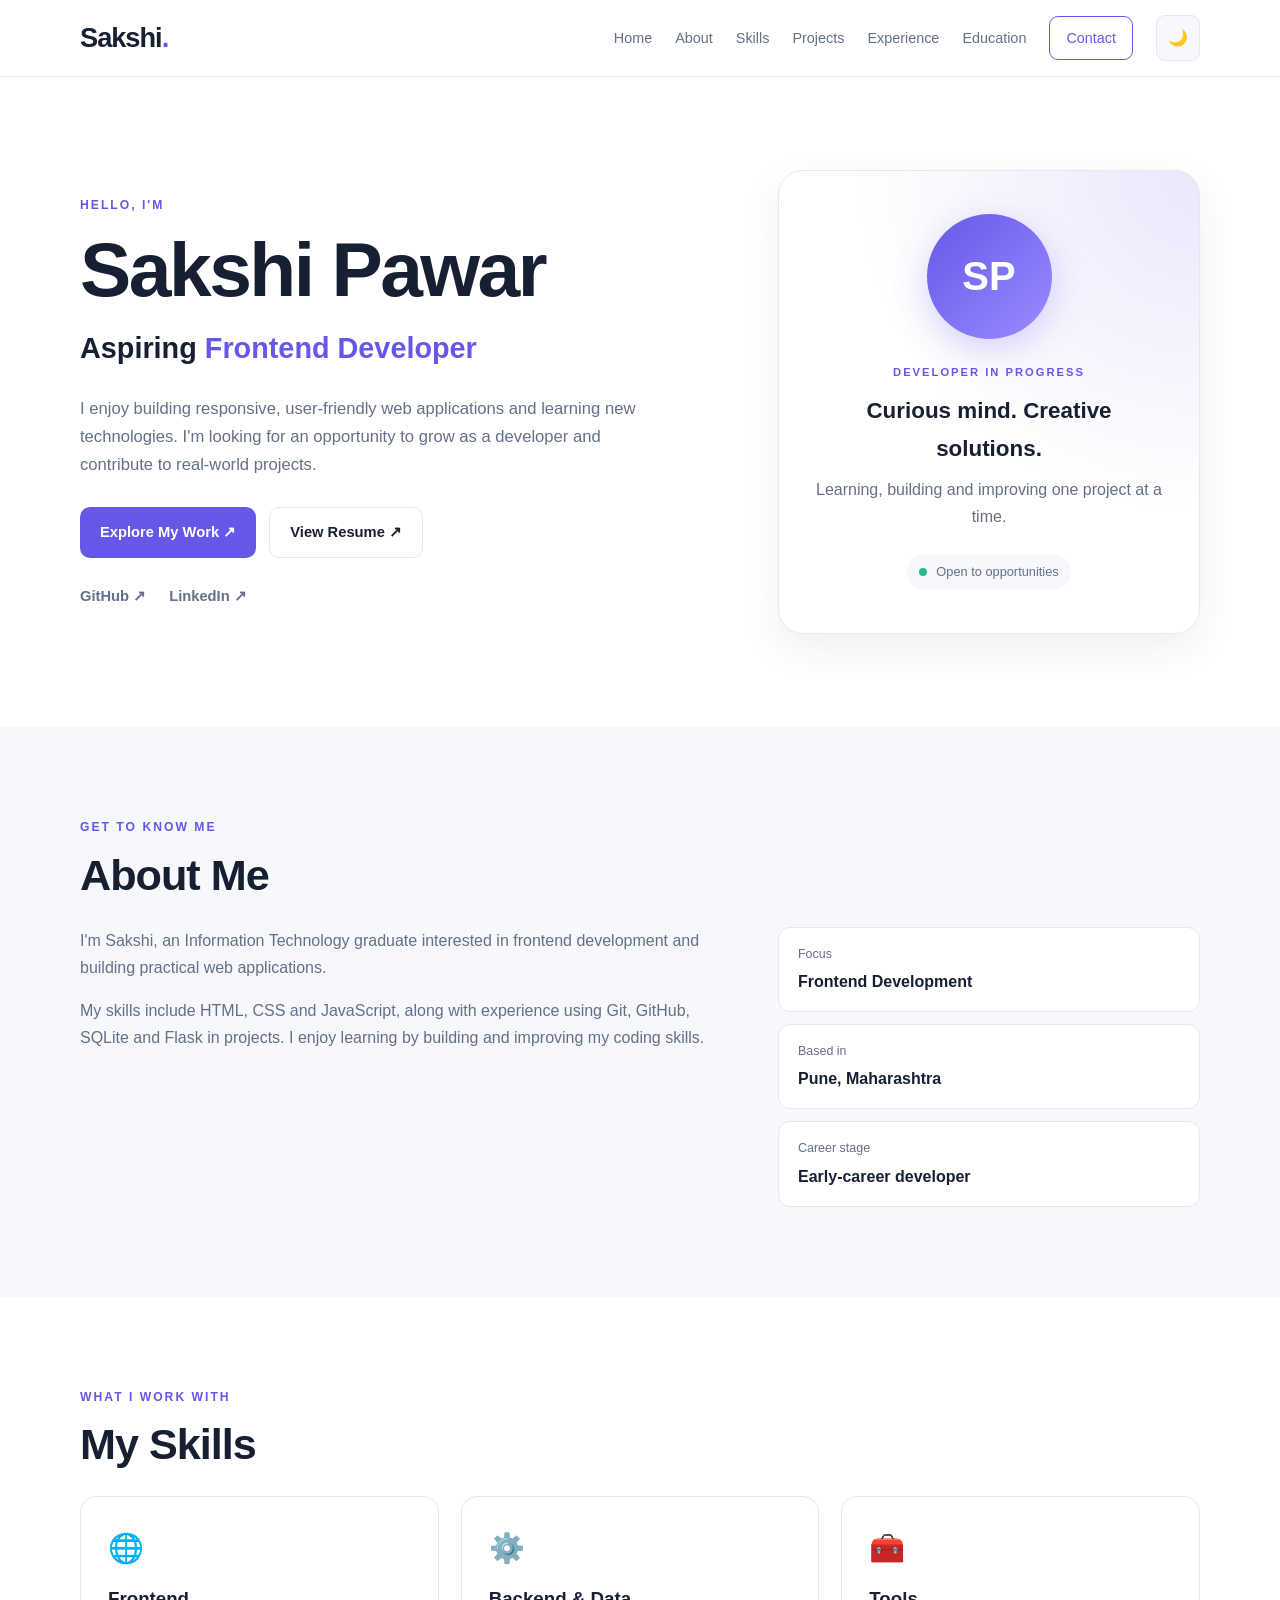
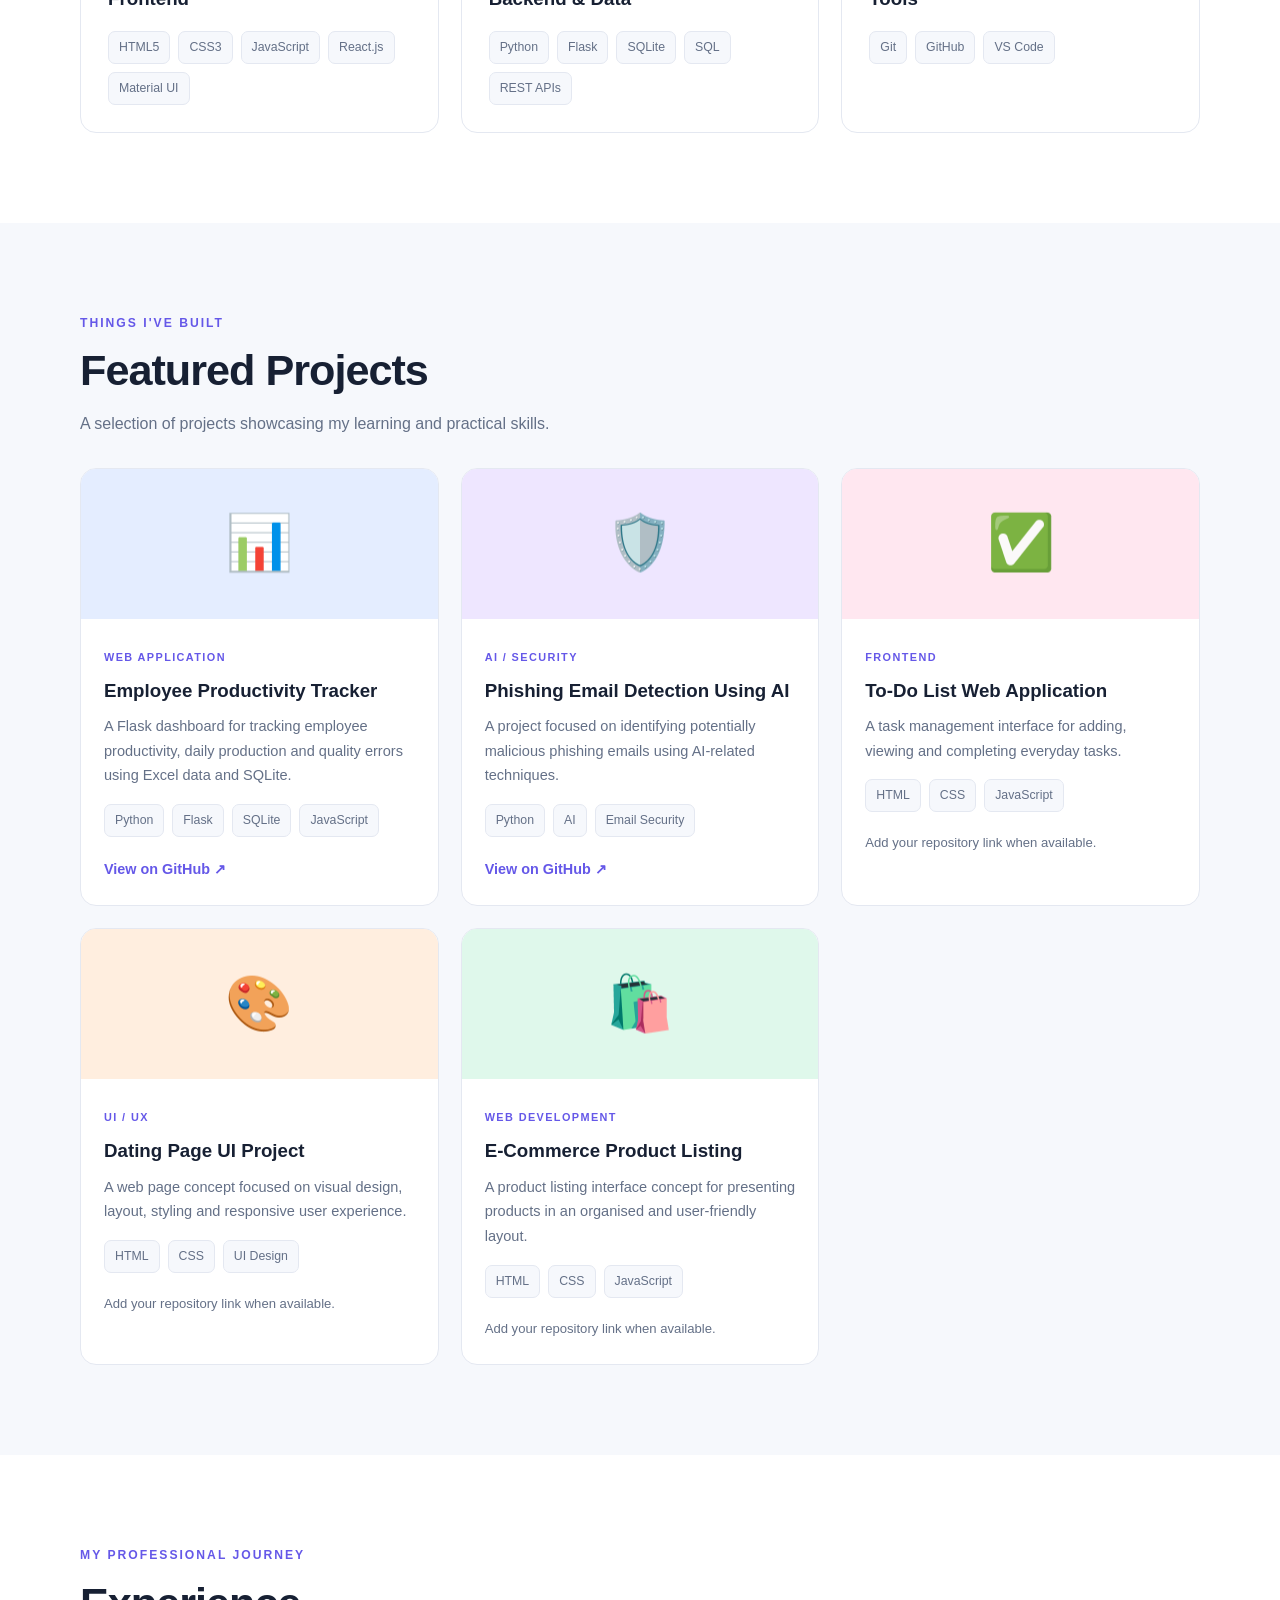
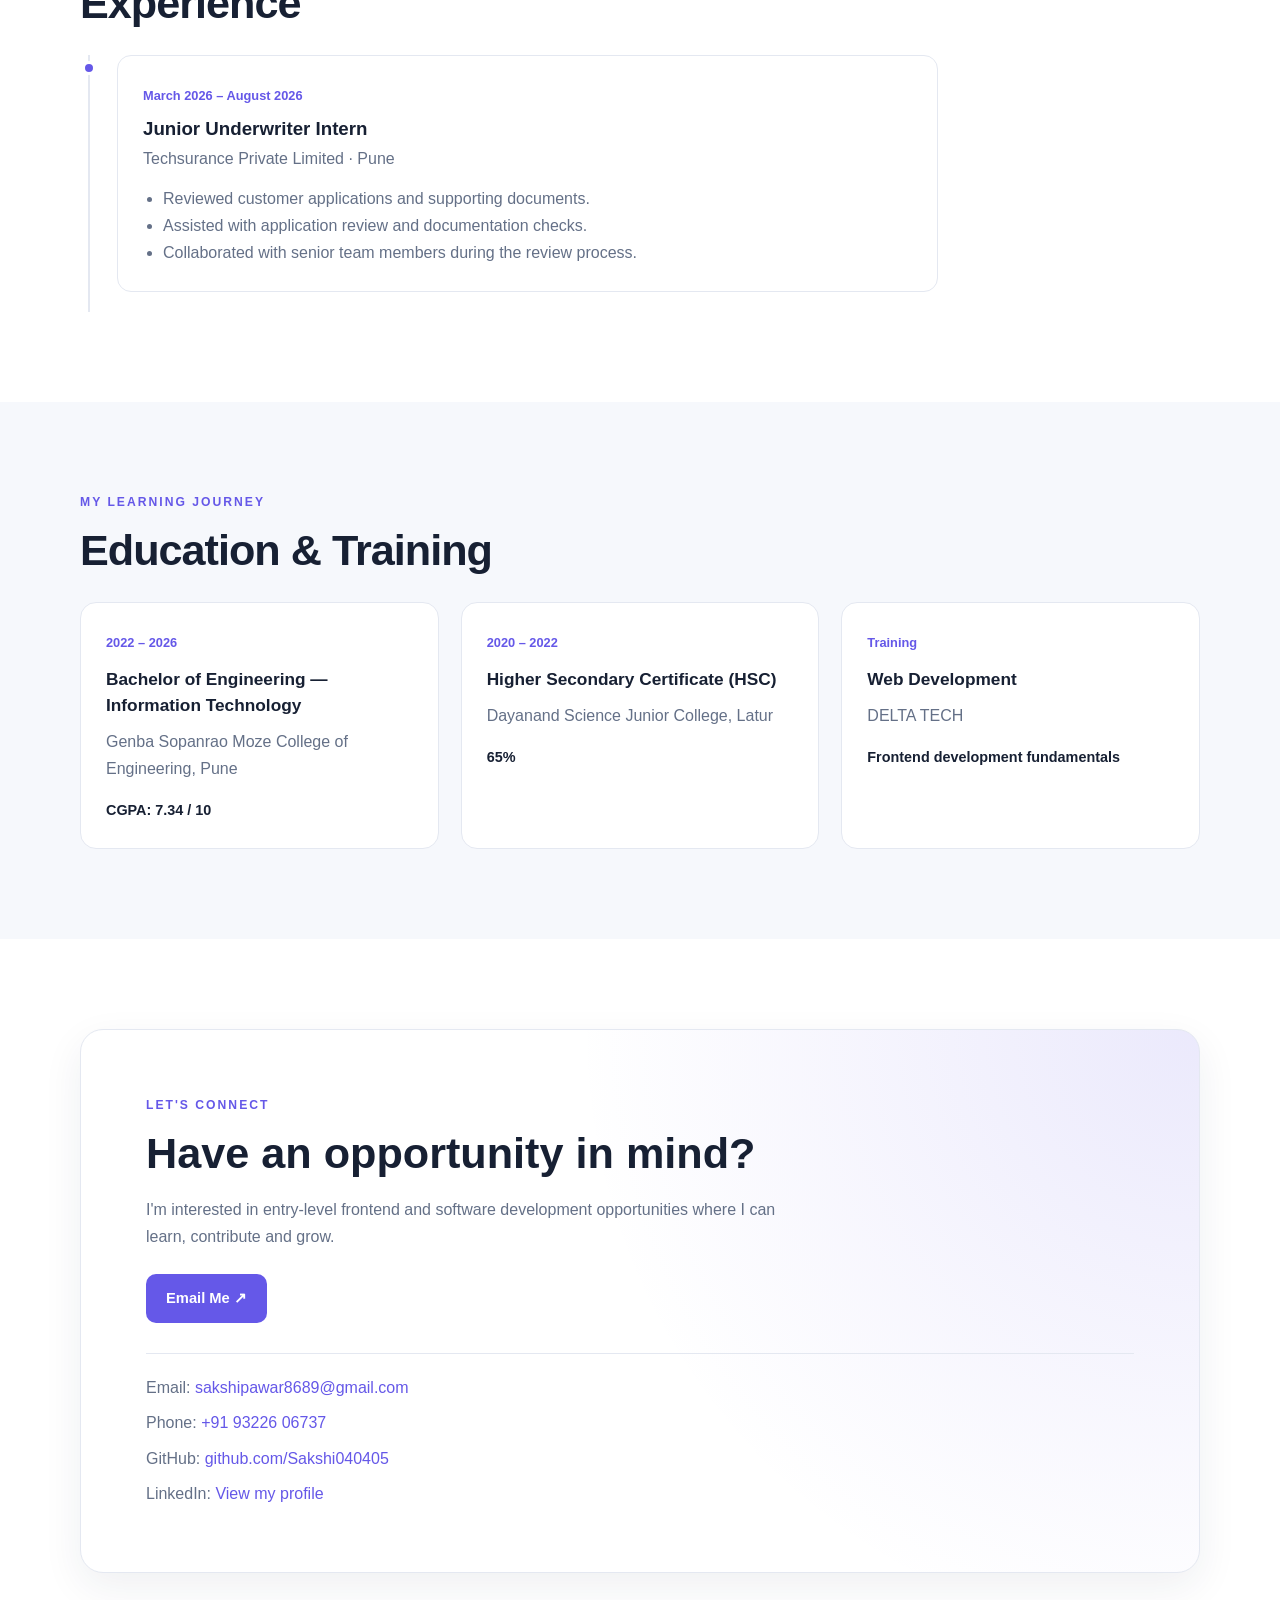
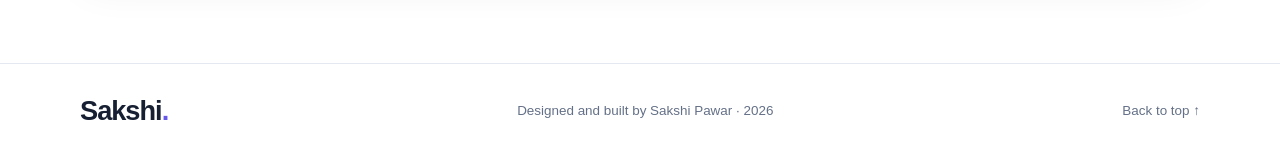
<file: sakshi-portfolio/index.html>
<!DOCTYPE html>
<html lang="en">
<head>
  <meta charset="UTF-8">
  <meta name="viewport" content="width=device-width, initial-scale=1.0">

  <meta name="description" content="Sakshi Pawar — Frontend Developer portfolio, projects, skills and experience.">
  <title>Sakshi Pawar | Frontend Developer</title>

  <link rel="stylesheet" href="style.css">
  <script src="script.js" defer></script>
</head>

<body>
  <header class="header">
    <nav class="navbar container">
      <a class="logo" href="#home">Sakshi<span>.</span></a>

      <button class="menu-toggle" id="menuToggle"
              aria-label="Toggle navigation" aria-expanded="false">
        ☰
      </button>

      <div class="nav-links" id="navLinks">
        <a href="#home">Home</a>
        <a href="#about">About</a>
        <a href="#skills">Skills</a>
        <a href="#projects">Projects</a>
        <a href="#experience">Experience</a>
        <a href="#education">Education</a>
        <a href="#contact" class="nav-contact">Contact</a>
        <button id="themeToggle" class="theme-toggle" aria-label="Toggle theme">🌙</button>
      </div>
    </nav>
  </header>

  <main>
    <section class="hero container" id="home">
      <div class="hero-content">
        <p class="eyebrow">HELLO, I'M</p>
        <h1>Sakshi Pawar</h1>
        <h2>Aspiring <span>Frontend Developer</span></h2>

        <p class="hero-description">
          I enjoy building responsive, user-friendly web applications and
          learning new technologies. I'm looking for an opportunity to grow
          as a developer and contribute to real-world projects.
        </p>

        <div class="hero-buttons">
          <a href="#projects" class="btn btn-primary">Explore My Work ↗</a>
          <a href="assets/Sakshi_Pawar_Resume.pdf"
             class="btn btn-secondary" target="_blank" rel="noopener">
            View Resume ↗
          </a>
        </div>

        <div class="social-links">
          <a href="https://github.com/Sakshi040405"
             target="_blank" rel="noopener">GitHub ↗</a>
          <a href="https://www.linkedin.com/in/sakshi-pawar-4113353a0/"
             target="_blank" rel="noopener">LinkedIn ↗</a>
        </div>
      </div>

      <div class="hero-card">
        <div class="profile-circle">SP</div>
        <p class="card-caption">DEVELOPER IN PROGRESS</p>
        <h3>Curious mind. Creative solutions.</h3>
        <p>Learning, building and improving one project at a time.</p>
        <div class="status"><span></span> Open to opportunities</div>
      </div>
    </section>

    <section class="section section-soft" id="about">
      <div class="container">
        <p class="eyebrow">GET TO KNOW ME</p>
        <h2 class="section-title">About Me</h2>

        <div class="about-grid">
          <div>
            <p>
              I'm Sakshi, an Information Technology graduate interested in
              frontend development and building practical web applications.
            </p>
            <p>
              My skills include HTML, CSS and JavaScript, along with experience
              using Git, GitHub, SQLite and Flask in projects. I enjoy learning
              by building and improving my coding skills.
            </p>
          </div>

          <div class="about-facts">
            <div class="fact"><span>Focus</span><strong>Frontend Development</strong></div>
            <div class="fact"><span>Based in</span><strong>Pune, Maharashtra</strong></div>
            <div class="fact"><span>Career stage</span><strong>Early-career developer</strong></div>
          </div>
        </div>
      </div>
    </section>

    <section class="section container" id="skills">
      <p class="eyebrow">WHAT I WORK WITH</p>
      <h2 class="section-title">My Skills</h2>

      <div class="skills-grid">
        <article class="skill-card">
          <div class="skill-icon">🌐</div>
          <h3>Frontend</h3>
          <div class="tags">
            <span>HTML5</span><span>CSS3</span><span>JavaScript</span>
            <span>React.js</span><span>Material UI</span>
          </div>
        </article>

        <article class="skill-card">
          <div class="skill-icon">⚙️</div>
          <h3>Backend & Data</h3>
          <div class="tags">
            <span>Python</span><span>Flask</span><span>SQLite</span>
            <span>SQL</span><span>REST APIs</span>
          </div>
        </article>

        <article class="skill-card">
          <div class="skill-icon">🧰</div>
          <h3>Tools</h3>
          <div class="tags">
            <span>Git</span><span>GitHub</span><span>VS Code</span>
          </div>
        </article>
      </div>
    </section>

    <section class="section section-soft" id="projects">
      <div class="container">
        <p class="eyebrow">THINGS I'VE BUILT</p>
        <h2 class="section-title">Featured Projects</h2>
        <p class="section-subtitle">
          A selection of projects showcasing my learning and practical skills.
        </p>

        <div class="projects-grid">
          <article class="project-card">
            <div class="project-visual visual-blue">📊</div>
            <div class="project-body">
              <span class="project-type">WEB APPLICATION</span>
              <h3>Employee Productivity Tracker</h3>
              <p>
                A Flask dashboard for tracking employee productivity,
                daily production and quality errors using Excel data and SQLite.
              </p>
              <div class="tags"><span>Python</span><span>Flask</span><span>SQLite</span><span>JavaScript</span></div>
              <a class="project-link"
                 href="https://github.com/Sakshi040405/employee-productivity-tracker"
                 target="_blank" rel="noopener">View on GitHub ↗</a>
            </div>
          </article>

          <article class="project-card">
            <div class="project-visual visual-purple">🛡️</div>
            <div class="project-body">
              <span class="project-type">AI / SECURITY</span>
              <h3>Phishing Email Detection Using AI</h3>
              <p>
                A project focused on identifying potentially malicious
                phishing emails using AI-related techniques.
              </p>
              <div class="tags"><span>Python</span><span>AI</span><span>Email Security</span></div>
              <a class="project-link"
                 href="https://github.com/Sakshi040405/phishing-email-detection-using-ai"
                 target="_blank" rel="noopener">View on GitHub ↗</a>
            </div>
          </article>

          <article class="project-card">
            <div class="project-visual visual-pink">✅</div>
            <div class="project-body">
              <span class="project-type">FRONTEND</span>
              <h3>To-Do List Web Application</h3>
              <p>
                A task management interface for adding, viewing and
                completing everyday tasks.
              </p>
              <div class="tags"><span>HTML</span><span>CSS</span><span>JavaScript</span></div>
              <span class="project-note">Add your repository link when available.</span>
            </div>
          </article>

          <article class="project-card">
            <div class="project-visual visual-orange">🎨</div>
            <div class="project-body">
              <span class="project-type">UI / UX</span>
              <h3>Dating Page UI Project</h3>
              <p>
                A web page concept focused on visual design, layout,
                styling and responsive user experience.
              </p>
              <div class="tags"><span>HTML</span><span>CSS</span><span>UI Design</span></div>
              <span class="project-note">Add your repository link when available.</span>
            </div>
          </article>

          <article class="project-card">
            <div class="project-visual visual-green">🛍️</div>
            <div class="project-body">
              <span class="project-type">WEB DEVELOPMENT</span>
              <h3>E-Commerce Product Listing</h3>
              <p>
                A product listing interface concept for presenting products
                in an organised and user-friendly layout.
              </p>
              <div class="tags"><span>HTML</span><span>CSS</span><span>JavaScript</span></div>
              <span class="project-note">Add your repository link when available.</span>
            </div>
          </article>
        </div>
      </div>
    </section>

    <section class="section container" id="experience">
      <p class="eyebrow">MY PROFESSIONAL JOURNEY</p>
      <h2 class="section-title">Experience</h2>

      <div class="timeline">
        <article class="timeline-item">
          <span class="timeline-dot"></span>
          <div class="timeline-card">
            <span class="timeline-date">March 2026 – August 2026</span>
            <h3>Junior Underwriter Intern</h3>
            <h4>Techsurance Private Limited · Pune</h4>
            <ul>
              <li>Reviewed customer applications and supporting documents.</li>
              <li>Assisted with application review and documentation checks.</li>
              <li>Collaborated with senior team members during the review process.</li>
            </ul>
          </div>
        </article>
      </div>
    </section>

    <section class="section section-soft" id="education">
      <div class="container">
        <p class="eyebrow">MY LEARNING JOURNEY</p>
        <h2 class="section-title">Education & Training</h2>

        <div class="education-grid">
          <article class="education-card">
            <span class="education-year">2022 – 2026</span>
            <h3>Bachelor of Engineering — Information Technology</h3>
            <p>Genba Sopanrao Moze College of Engineering, Pune</p>
            <strong>CGPA: 7.34 / 10</strong>
          </article>

          <article class="education-card">
            <span class="education-year">2020 – 2022</span>
            <h3>Higher Secondary Certificate (HSC)</h3>
            <p>Dayanand Science Junior College, Latur</p>
            <strong>65%</strong>
          </article>

          <article class="education-card">
            <span class="education-year">Training</span>
            <h3>Web Development</h3>
            <p>DELTA TECH</p>
            <strong>Frontend development fundamentals</strong>
          </article>
        </div>
      </div>
    </section>

    <section class="section container" id="contact">
      <div class="contact-panel">
        <p class="eyebrow">LET'S CONNECT</p>
        <h2>Have an opportunity in mind?</h2>
        <p>
          I'm interested in entry-level frontend and software development
          opportunities where I can learn, contribute and grow.
        </p>

        <a href="mailto:sakshipawar8689@gmail.com" class="btn btn-primary">
          Email Me ↗
        </a>

        <div class="contact-details">
          <p>Email: <a href="mailto:sakshipawar8689@gmail.com">sakshipawar8689@gmail.com</a></p>
          <p>Phone: <a href="tel:+919322606737">+91 93226 06737</a></p>
          <p>GitHub: <a href="https://github.com/Sakshi040405" target="_blank" rel="noopener">github.com/Sakshi040405</a></p>
          <p>LinkedIn: <a href="https://www.linkedin.com/in/sakshi-pawar-4113353a0/" target="_blank" rel="noopener">View my profile</a></p>
        </div>
      </div>
    </section>
  </main>

  <footer class="footer">
    <div class="container footer-inner">
      <a class="logo" href="#home">Sakshi<span>.</span></a>
      <p>Designed and built by Sakshi Pawar · <span id="year"></span></p>
      <a href="#home">Back to top ↑</a>
    </div>
  </footer>
</body>
</html>
</file>
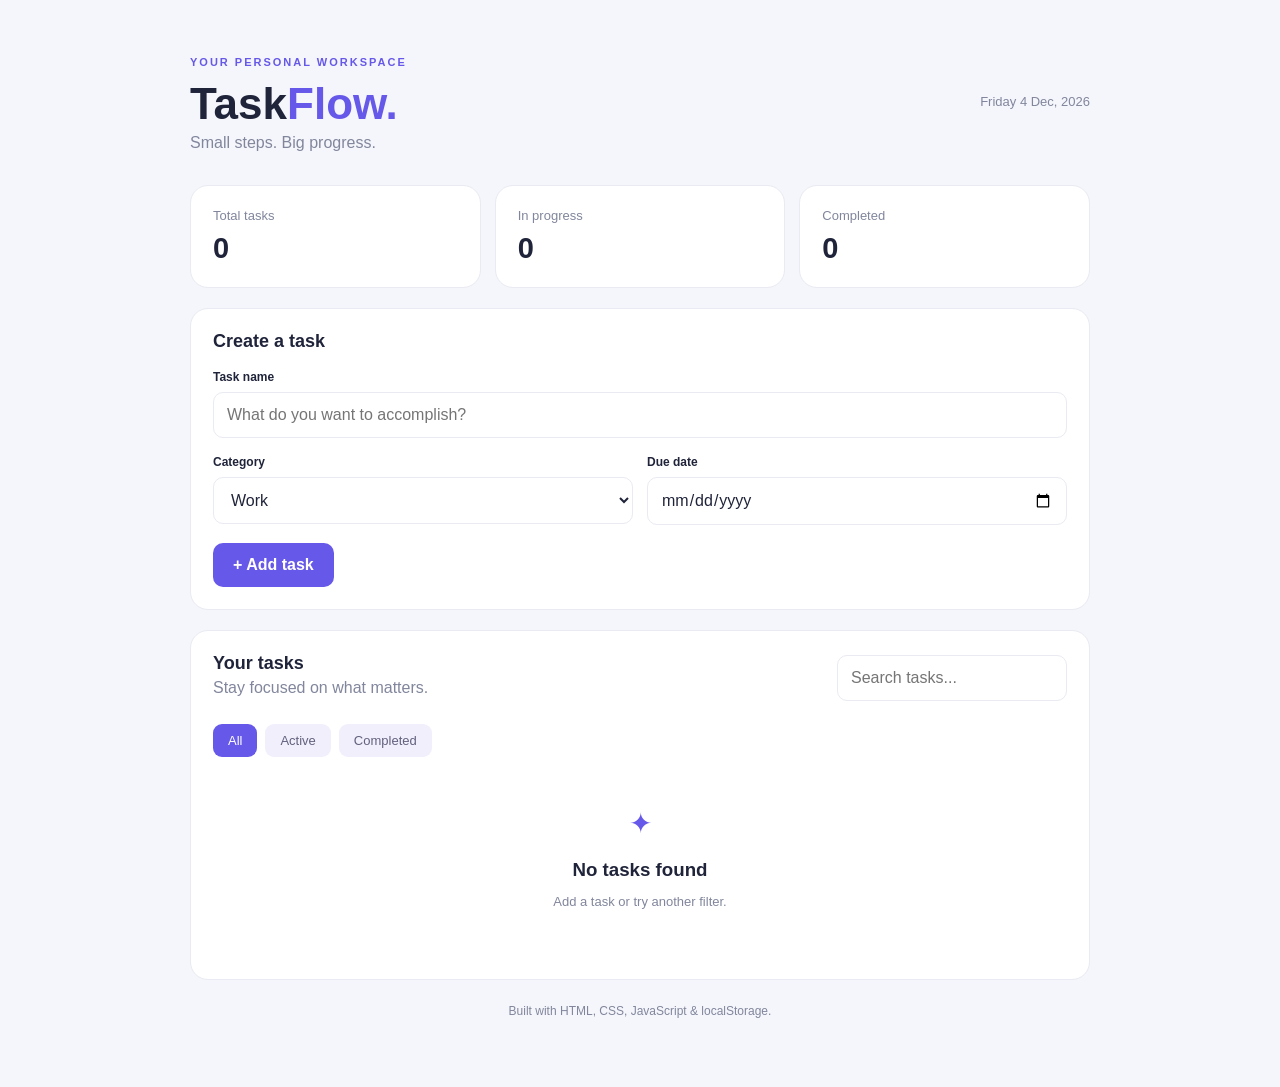
<file: Task-2-Productivity-Task-Manager/index.html>
<!DOCTYPE html>
<html lang="en">
<head>
  <meta charset="UTF-8">
  <meta name="viewport" content="width=device-width, initial-scale=1.0">
  <title>TaskFlow | Productivity Manager</title>
  <link rel="stylesheet" href="style.css">
</head>
<body>
  <main class="app">
    <header class="header">
      <div>
        <p class="eyebrow">YOUR PERSONAL WORKSPACE</p>
        <h1>Task<span>Flow.</span></h1>
        <p class="subtitle">Small steps. Big progress.</p>
      </div>
      <div class="date" id="todayDate"></div>
    </header>

    <section class="stats">
      <article class="stat-card">
        <span>Total tasks</span>
        <strong id="totalCount">0</strong>
      </article>
      <article class="stat-card">
        <span>In progress</span>
        <strong id="activeCount">0</strong>
      </article>
      <article class="stat-card">
        <span>Completed</span>
        <strong id="completedCount">0</strong>
      </article>
    </section>

    <section class="panel">
      <h2>Create a task</h2>
      <form id="taskForm">
        <label for="taskInput">Task name</label>
        <input id="taskInput" type="text"
          placeholder="What do you want to accomplish?" required maxlength="150">

        <div class="form-grid">
          <div>
            <label for="categoryInput">Category</label>
            <select id="categoryInput">
              <option>Work</option>
              <option>Personal</option>
              <option>Study</option>
              <option>Other</option>
            </select>
          </div>
          <div>
            <label for="dueDateInput">Due date</label>
            <input id="dueDateInput" type="date">
          </div>
        </div>
        <button class="primary-btn" type="submit">+ Add task</button>
      </form>
    </section>

    <section class="task-section">
      <div class="section-heading">
        <div>
          <h2>Your tasks</h2>
          <p>Stay focused on what matters.</p>
        </div>
        <input id="searchInput" class="search"
          type="search" placeholder="Search tasks..." aria-label="Search tasks">
      </div>

      <nav class="filters" aria-label="Filter tasks">
        <button class="filter active" data-filter="All">All</button>
        <button class="filter" data-filter="Active">Active</button>
        <button class="filter" data-filter="Completed">Completed</button>
      </nav>

      <div id="taskList" class="task-list"></div>
      <div id="emptyState" class="empty-state">
        <span>✦</span>
        <h3>No tasks found</h3>
        <p>Add a task or try another filter.</p>
      </div>
    </section>

    <footer>Built with HTML, CSS, JavaScript & localStorage.</footer>
  </main>
  <script src="script.js"></script>
</body>
</html>
</file>
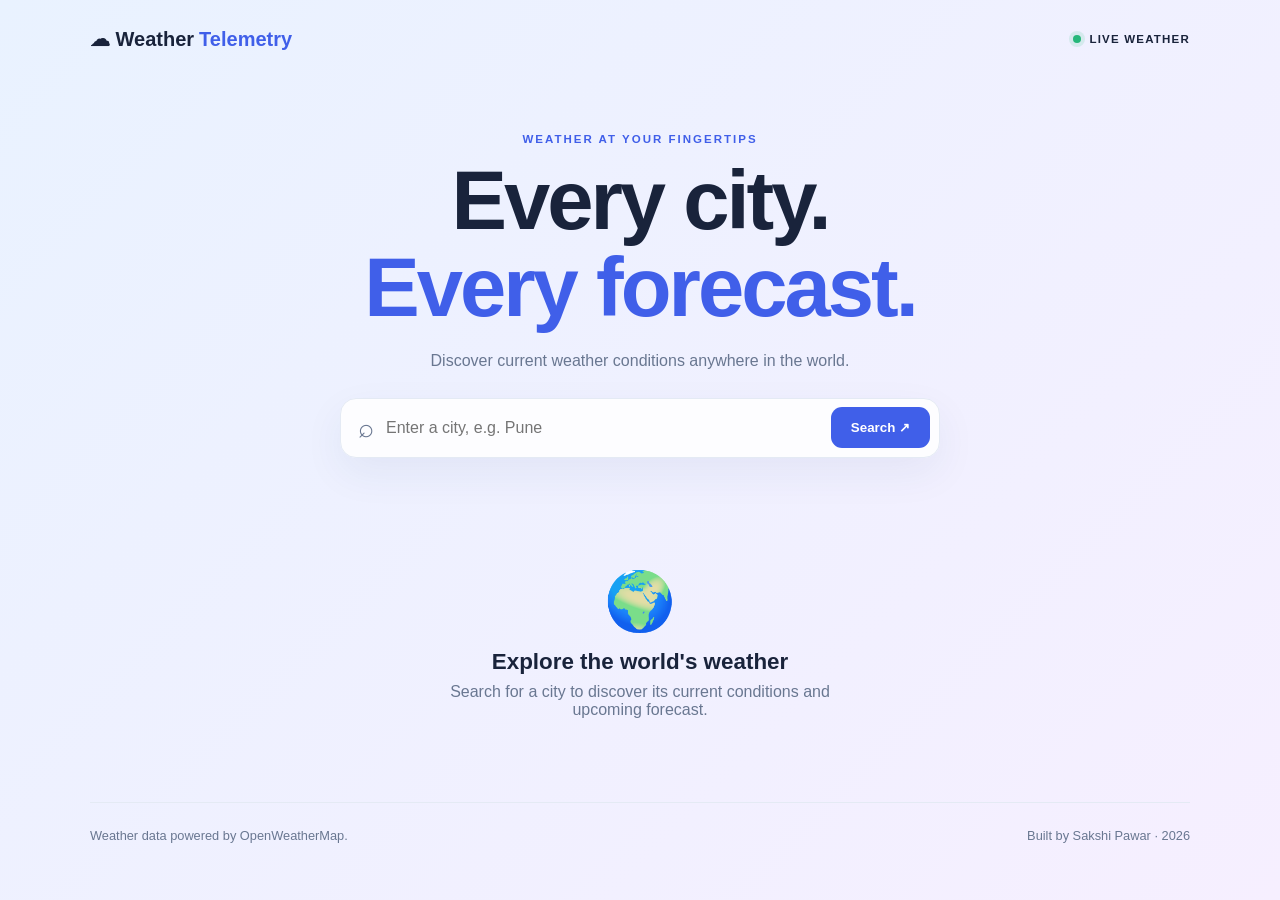
<file: Task-3-Weather-Telemetry/index.html>
<!DOCTYPE html>
<html lang="en">
<head>
  <meta charset="UTF-8">
  <meta name="viewport" content="width=device-width, initial-scale=1.0">
  <meta name="description" content="Live weather dashboard with current conditions and five-day forecast.">
  <title>Weather Telemetry | Sakshi Pawar</title>
  <link rel="stylesheet" href="style.css">
  <script src="script.js" defer></script>
</head>
<body>
  <main class="app">
    <header class="topbar">
      <a href="#" class="brand">☁ Weather<span>Telemetry</span></a>
      <span class="live-label"><span class="live-dot"></span> LIVE WEATHER</span>
    </header>

    <section class="hero">
      <p class="eyebrow">WEATHER AT YOUR FINGERTIPS</p>
      <h1>Every city.<br><span>Every forecast.</span></h1>
      <p class="subtitle">Discover current weather conditions anywhere in the world.</p>

      <form id="searchForm" class="search-form">
        <span aria-hidden="true">⌕</span>
        <input id="cityInput" type="text" placeholder="Enter a city, e.g. Pune"
          aria-label="Search city" autocomplete="off" required>
        <button id="searchButton" type="submit">Search ↗</button>
      </form>

      <p id="message" class="message" role="status" aria-live="polite"></p>
    </section>

    <section id="weatherDashboard" hidden>
      <article id="currentWeather" class="weather-card">
        <div class="weather-top">
          <div>
            <p class="eyebrow">CURRENT CONDITIONS</p>
            <h2 id="cityName">City</h2>
            <p id="currentDate" class="muted"></p>
          </div>
          <img id="weatherIcon" class="weather-icon" alt="Weather condition">
        </div>

        <div class="temperature-row">
          <p id="temperature" class="temperature">--°</p>
          <div>
            <h3 id="condition">Weather condition</h3>
            <p id="feelsLike" class="muted">Feels like --°</p>
            <button id="unitToggle" class="unit-toggle" type="button">Switch to °F</button>
          </div>
        </div>

        <div class="metrics">
          <div class="metric"><span>💧 Humidity</span><strong id="humidity">--%</strong></div>
          <div class="metric"><span>💨 Wind speed</span><strong id="wind">-- m/s</strong></div>
          <div class="metric"><span>◉ Pressure</span><strong id="pressure">-- hPa</strong></div>
        </div>
      </article>

      <section class="forecast-section">
        <div class="section-heading">
          <div>
            <p class="eyebrow">THE DAYS AHEAD</p>
            <h2>5-day forecast</h2>
          </div>
          <p class="muted">Daily outlook</p>
        </div>
        <div id="forecastCards" class="forecast-grid"></div>
      </section>
    </section>

    <section id="emptyState" class="empty-state">
      <div class="empty-icon">🌍</div>
      <h2>Explore the world's weather</h2>
      <p>Search for a city to discover its current conditions and upcoming forecast.</p>
    </section>

    <footer>
      <p>Weather data powered by OpenWeatherMap.</p>
      <p>Built by Sakshi Pawar · <span id="year"></span></p>
    </footer>
  </main>
</body>
</html>
</file>
<file: sakshi-portfolio/style.css>
:root {
  --bg: #ffffff;
  --surface: #f6f8fc;
  --card: #ffffff;
  --text: #172033;
  --muted: #647087;
  --primary: #6558e8;
  --primary-dark: #5144d4;
  --border: #e4e8f1;
  --shadow: 0 14px 40px rgba(27, 39, 74, 0.07);
}

body.dark {
  --bg: #111522;
  --surface: #191e2e;
  --card: #202638;
  --text: #f1f3fb;
  --muted: #b1bad0;
  --primary: #a49aff;
  --primary-dark: #b9b1ff;
  --border: #30384d;
  --shadow: 0 14px 40px rgba(0, 0, 0, 0.2);
}

* {
  box-sizing: border-box;
  margin: 0;
  padding: 0;
}

html {
  scroll-behavior: smooth;
  scroll-padding-top: 90px;
}

body {
  background: var(--bg);
  color: var(--text);
  font-family: Inter, "Segoe UI", Arial, sans-serif;
  line-height: 1.7;
  transition: background 0.25s, color 0.25s;
}

a {
  color: inherit;
  text-decoration: none;
}

button {
  font: inherit;
}

.container {
  width: min(1120px, 90%);
  margin-inline: auto;
}

.header {
  position: sticky;
  top: 0;
  z-index: 100;
  background: var(--bg);
  border-bottom: 1px solid var(--border);
}

.navbar {
  min-height: 76px;
  display: flex;
  justify-content: space-between;
  align-items: center;
  gap: 24px;
}

.logo {
  font-size: 1.7rem;
  font-weight: 800;
  letter-spacing: -1px;
}

.logo span {
  color: var(--primary);
}

.nav-links {
  display: flex;
  align-items: center;
  gap: 23px;
}

.nav-links > a {
  color: var(--muted);
  font-size: 0.9rem;
  transition: color 0.2s;
}

.nav-links > a:hover,
.nav-links > a:focus-visible {
  color: var(--primary);
}

.nav-links .nav-contact {
  padding: 9px 16px;
  border: 1px solid var(--primary);
  border-radius: 9px;
  color: var(--primary);
}

.theme-toggle,
.menu-toggle {
  border: 1px solid var(--border);
  background: var(--surface);
  color: var(--text);
  cursor: pointer;
  border-radius: 9px;
  padding: 8px 11px;
}

.menu-toggle {
  display: none;
}

.hero {
  min-height: 650px;
  display: grid;
  grid-template-columns: 1.2fr 0.8fr;
  align-items: center;
  gap: 65px;
  padding-block: 85px;
}

.eyebrow {
  color: var(--primary);
  font-size: 0.76rem;
  font-weight: 800;
  letter-spacing: 2px;
  margin-bottom: 12px;
}

.hero h1 {
  font-size: clamp(2.8rem, 6vw, 4.8rem);
  line-height: 1.1;
  letter-spacing: -2.5px;
  margin-bottom: 12px;
}

.hero h2 {
  font-size: clamp(1.2rem, 3vw, 1.8rem);
  font-weight: 600;
  margin-bottom: 22px;
}

.hero h2 span {
  color: var(--primary);
}

.hero-description {
  max-width: 590px;
  color: var(--muted);
  font-size: 1.04rem;
}

.hero-buttons {
  display: flex;
  gap: 13px;
  flex-wrap: wrap;
  margin-top: 28px;
}

.btn {
  display: inline-flex;
  justify-content: center;
  align-items: center;
  gap: 8px;
  padding: 12px 20px;
  border-radius: 10px;
  font-weight: 700;
  font-size: 0.92rem;
  transition: transform 0.2s, background 0.2s;
}

.btn:hover {
  transform: translateY(-2px);
}

.btn-primary {
  background: var(--primary);
  color: #fff;
}

.btn-primary:hover {
  background: var(--primary-dark);
}

.btn-secondary {
  border: 1px solid var(--border);
  background: var(--card);
}

.social-links {
  display: flex;
  gap: 23px;
  margin-top: 26px;
  color: var(--muted);
  font-size: 0.92rem;
  font-weight: 600;
}

.social-links a:hover {
  color: var(--primary);
}

.hero-card {
  padding: 43px 34px;
  text-align: center;
  border: 1px solid var(--border);
  border-radius: 25px;
  background:
    radial-gradient(circle at top right, rgba(101, 88, 232, 0.14), transparent 55%),
    var(--card);
  box-shadow: var(--shadow);
}

.profile-circle {
  width: 125px;
  height: 125px;
  margin: 0 auto 24px;
  display: grid;
  place-items: center;
  border-radius: 50%;
  background: linear-gradient(135deg, var(--primary), #9a8cff);
  color: white;
  font-size: 2.5rem;
  font-weight: 800;
  box-shadow: 0 10px 35px rgba(101, 88, 232, 0.25);
}

.card-caption {
  color: var(--primary);
  font-size: 0.7rem;
  letter-spacing: 2px;
  font-weight: 800;
  margin-bottom: 10px;
}

.hero-card h3 {
  font-size: 1.4rem;
  margin-bottom: 8px;
}

.hero-card > p:not(.card-caption) {
  color: var(--muted);
}

.status {
  display: inline-flex;
  align-items: center;
  gap: 9px;
  margin-top: 24px;
  padding: 7px 12px;
  border-radius: 30px;
  background: var(--surface);
  color: var(--muted);
  font-size: 0.8rem;
}

.status span {
  width: 8px;
  height: 8px;
  background: #27b982;
  border-radius: 50%;
}

.section {
  padding-block: 90px;
}

.section-soft {
  background: var(--surface);
}

.section-title {
  font-size: clamp(2rem, 4vw, 2.7rem);
  line-height: 1.2;
  letter-spacing: -1px;
  margin-bottom: 25px;
}

.section-subtitle {
  color: var(--muted);
  margin-top: -12px;
  margin-bottom: 30px;
}

.about-grid {
  display: grid;
  grid-template-columns: 1.2fr 0.8fr;
  gap: 65px;
}

.about-grid > div:first-child p {
  color: var(--muted);
  margin-bottom: 16px;
}

.about-facts {
  display: grid;
  gap: 12px;
}

.fact {
  padding: 16px 19px;
  border: 1px solid var(--border);
  border-radius: 12px;
  background: var(--card);
}

.fact span {
  display: block;
  font-size: 0.78rem;
  color: var(--muted);
}

.fact strong {
  display: block;
  margin-top: 3px;
}

.skills-grid,
.projects-grid,
.education-grid {
  display: grid;
  grid-template-columns: repeat(3, minmax(0, 1fr));
  gap: 22px;
}

.skill-card,
.project-card,
.education-card {
  background: var(--card);
  border: 1px solid var(--border);
  border-radius: 16px;
  overflow: hidden;
  transition: transform 0.2s, box-shadow 0.2s;
}

.skill-card:hover,
.project-card:hover,
.education-card:hover {
  transform: translateY(-4px);
  box-shadow: var(--shadow);
}

.skill-card {
  padding: 27px;
}

.skill-icon {
  font-size: 1.8rem;
  margin-bottom: 10px;
}

.skill-card h3 {
  margin-bottom: 16px;
}

.tags {
  display: flex;
  gap: 8px;
  flex-wrap: wrap;
  margin-top: 16px;
}

.tags span {
  padding: 5px 10px;
  border-radius: 7px;
  background: var(--surface);
  border: 1px solid var(--border);
  color: var(--muted);
  font-size: 0.77rem;
}

.project-visual {
  min-height: 150px;
  display: grid;
  place-items: center;
  font-size: 3.4rem;
}

.visual-blue { background: #e4edff; }
.visual-purple { background: #eee6ff; }
.visual-pink { background: #ffe7f0; }
.visual-orange { background: #ffeedf; }
.visual-green { background: #dff8eb; }

.project-body {
  padding: 23px;
}

.project-type {
  color: var(--primary);
  font-size: 0.68rem;
  letter-spacing: 1.4px;
  font-weight: 800;
}

.project-body h3 {
  margin-top: 9px;
  margin-bottom: 10px;
  line-height: 1.4;
}

.project-body p {
  color: var(--muted);
  font-size: 0.91rem;
}

.project-link {
  display: inline-block;
  margin-top: 20px;
  color: var(--primary);
  font-size: 0.9rem;
  font-weight: 800;
}

.project-note {
  display: inline-block;
  margin-top: 20px;
  color: var(--muted);
  font-size: 0.82rem;
}

.timeline {
  max-width: 850px;
  border-left: 2px solid var(--border);
  margin-left: 8px;
  padding-left: 27px;
}

.timeline-item {
  position: relative;
  padding-bottom: 20px;
}

.timeline-dot {
  position: absolute;
  width: 14px;
  height: 14px;
  border-radius: 50%;
  background: var(--primary);
  border: 3px solid var(--bg);
  left: -35px;
  top: 6px;
}

.timeline-card {
  padding: 25px;
  border: 1px solid var(--border);
  border-radius: 14px;
  background: var(--card);
}

.timeline-date,
.education-year {
  color: var(--primary);
  font-size: 0.8rem;
  font-weight: 800;
}

.timeline-card h3 {
  margin-top: 5px;
}

.timeline-card h4 {
  color: var(--muted);
  font-weight: 500;
  margin-bottom: 13px;
}

.timeline-card ul {
  padding-left: 20px;
  color: var(--muted);
}

.education-card {
  padding: 25px;
}

.education-card h3 {
  font-size: 1.08rem;
  margin: 12px 0 9px;
  line-height: 1.5;
}

.education-card p {
  color: var(--muted);
  margin-bottom: 14px;
}

.education-card strong {
  font-size: 0.9rem;
}

.contact-panel {
  padding: clamp(28px, 6vw, 65px);
  border: 1px solid var(--border);
  border-radius: 23px;
  background:
    radial-gradient(circle at top right, rgba(101, 88, 232, 0.13), transparent 50%),
    var(--card);
  box-shadow: var(--shadow);
}

.contact-panel h2 {
  font-size: clamp(1.9rem, 4vw, 2.7rem);
  line-height: 1.2;
  margin-bottom: 16px;
}

.contact-panel > p:not(.eyebrow) {
  color: var(--muted);
  max-width: 650px;
  margin-bottom: 24px;
}

.contact-details {
  border-top: 1px solid var(--border);
  margin-top: 30px;
  padding-top: 20px;
  display: grid;
  gap: 8px;
  color: var(--muted);
  overflow-wrap: anywhere;
}

.contact-details a {
  color: var(--primary);
}

.footer {
  border-top: 1px solid var(--border);
  padding-block: 24px;
}

.footer-inner {
  display: flex;
  align-items: center;
  justify-content: space-between;
  gap: 20px;
}

.footer p,
.footer-inner > a:last-child {
  color: var(--muted);
  font-size: 0.84rem;
}

:focus-visible {
  outline: 3px solid var(--primary);
  outline-offset: 3px;
}

@media (max-width: 950px) {
  .nav-links {
    gap: 13px;
  }

  .nav-links > a {
    font-size: 0.82rem;
  }

  .hero {
    gap: 30px;
  }

  .skills-grid,
  .projects-grid,
  .education-grid {
    grid-template-columns: repeat(2, minmax(0, 1fr));
  }
}

@media (max-width: 760px) {
  .navbar {
    min-height: 68px;
  }

  .menu-toggle {
    display: block;
  }

  .nav-links {
    display: none;
    position: absolute;
    top: 68px;
    left: 0;
    right: 0;
    padding: 20px 5%;
    background: var(--bg);
    border-bottom: 1px solid var(--border);
    flex-direction: column;
    align-items: stretch;
    gap: 14px;
  }

  .nav-links.open {
    display: flex;
  }

  .nav-links > a {
    font-size: 0.95rem;
    padding: 5px 0;
  }

  .nav-links .nav-contact {
    text-align: center;
  }

  .theme-toggle {
    align-self: flex-start;
  }

  .hero {
    min-height: auto;
    grid-template-columns: 1fr;
    padding-block: 70px;
  }

  .hero-card {
    max-width: 460px;
    width: 100%;
    margin: 10px auto 0;
  }

  .about-grid {
    grid-template-columns: 1fr;
    gap: 25px;
  }

  .section {
    padding-block: 65px;
  }

  .footer-inner {
    flex-direction: column;
    text-align: center;
  }
}

@media (max-width: 520px) {
  .container {
    width: 90%;
  }

  .hero h1 {
    letter-spacing: -1.5px;
  }

  .hero-buttons {
    flex-direction: column;
    align-items: stretch;
  }

  .social-links {
    flex-wrap: wrap;
  }

  .skills-grid,
  .projects-grid,
  .education-grid {
    grid-template-columns: 1fr;
  }

  .skill-card {
    padding: 23px;
  }

  .timeline {
    padding-left: 20px;
  }

  .timeline-dot {
    left: -28px;
  }

  .timeline-card {
    padding: 20px;
  }
}

@media (prefers-reduced-motion: reduce) {
  html {
    scroll-behavior: auto;
  }

  *,
  *::before,
  *::after {
    transition-duration: 0.01ms !important;
  }
}
</file>
<file: Task-2-Productivity-Task-Manager/style.css>
:root {
  --bg: #f5f6fb;
  --surface: #ffffff;
  --text: #20243a;
  --muted: #81869c;
  --primary: #6658e8;
  --border: #e9eaf2;
  --green: #178b67;
}

* { box-sizing: border-box; }

body {
  margin: 0;
  background: var(--bg);
  color: var(--text);
  font-family: Inter, "Segoe UI", Arial, sans-serif;
}

button, input, select { font: inherit; }
button { cursor: pointer; }

.app {
  width: min(900px, 92%);
  margin: 45px auto;
}

.header {
  display: flex;
  justify-content: space-between;
  align-items: center;
  gap: 20px;
  margin-bottom: 28px;
}

.eyebrow {
  color: var(--primary);
  font-size: 11px;
  font-weight: 800;
  letter-spacing: 2px;
}

h1 { font-size: clamp(32px, 5vw, 44px); margin: 5px 0; }
h1 span { color: var(--primary); }
.subtitle, .section-heading p { color: var(--muted); margin: 5px 0; }
.date { color: var(--muted); font-size: 13px; text-align: right; }

.stats {
  display: grid;
  grid-template-columns: repeat(3, 1fr);
  gap: 14px;
  margin-bottom: 20px;
}

.stat-card, .panel, .task-section {
  background: var(--surface);
  border: 1px solid var(--border);
  border-radius: 18px;
  padding: 22px;
}

.stat-card span { display: block; color: var(--muted); font-size: 13px; }
.stat-card strong { display: block; font-size: 29px; margin-top: 9px; }

h2 { font-size: 18px; margin: 0 0 18px; }
label { display: block; font-size: 12px; font-weight: 700; margin: 0 0 8px; }

input, select {
  width: 100%;
  padding: 13px;
  border: 1px solid var(--border);
  border-radius: 10px;
  outline: none;
  background: #fff;
  color: var(--text);
}

input:focus, select:focus {
  border-color: var(--primary);
  box-shadow: 0 0 0 3px #6658e81a;
}

#taskInput { margin-bottom: 17px; }

.form-grid {
  display: grid;
  grid-template-columns: 1fr 1fr;
  gap: 14px;
}

.primary-btn {
  margin-top: 18px;
  padding: 13px 20px;
  border: 0;
  border-radius: 10px;
  color: white;
  background: var(--primary);
  font-weight: 700;
}

.primary-btn:hover { filter: brightness(.94); }

.task-section { margin-top: 20px; }
.section-heading { display: flex; justify-content: space-between; align-items: center; gap: 15px; }
.section-heading h2 { margin-bottom: 5px; }
.search { max-width: 230px; }

.filters { display: flex; gap: 8px; margin: 22px 0 15px; }

.filter {
  border: 0;
  background: #f0effb;
  color: #62617d;
  border-radius: 9px;
  padding: 9px 15px;
  font-size: 13px;
}

.filter.active { background: var(--primary); color: white; }

.task-list { display: grid; gap: 10px; }

.task {
  display: flex;
  align-items: center;
  gap: 12px;
  border: 1px solid var(--border);
  border-radius: 13px;
  padding: 15px;
  animation: appear .25s ease both;
}

.task.done .task-name {
  text-decoration: line-through;
  color: var(--muted);
}

.task-check {
  width: 19px;
  height: 19px;
  flex-shrink: 0;
  accent-color: var(--green);
  cursor: pointer;
}

.task-info { flex: 1; min-width: 0; }
.task-name { font-weight: 650; overflow-wrap: anywhere; }
.task-meta { display: flex; gap: 9px; flex-wrap: wrap; margin-top: 7px; }

.category, .due {
  font-size: 11px;
  border-radius: 6px;
  padding: 5px 8px;
  background: #f0effb;
  color: #6254d5;
}

.due { background: #f4f5f9; color: #686d80; }
.due.overdue { background: #fff0ef; color: #c0392b; }

.task-actions { display: flex; gap: 6px; }
.action-btn {
  border: 1px solid var(--border);
  background: white;
  border-radius: 8px;
  padding: 8px 10px;
  color: #565b70;
}
.delete-btn { color: #c0392b; }

.empty-state { text-align: center; padding: 35px 10px; color: var(--muted); }
.empty-state span { font-size: 28px; color: var(--primary); }
.empty-state h3 { color: var(--text); margin-bottom: 5px; }
.empty-state p { font-size: 13px; }

footer { text-align: center; color: var(--muted); font-size: 12px; padding: 24px; }

@keyframes appear {
  from { opacity: 0; transform: translateY(7px); }
  to { opacity: 1; transform: translateY(0); }
}

@media (max-width: 600px) {
  .app { margin: 25px auto; }
  .header { align-items: flex-start; }
  .date { max-width: 110px; line-height: 1.5; }
  .stats { gap: 8px; }
  .stat-card { padding: 15px 10px; }
  .stat-card span { font-size: 11px; }
  .stat-card strong { font-size: 24px; }
  .panel, .task-section { padding: 17px; }
  .section-heading { align-items: stretch; flex-direction: column; }
  .search { max-width: none; }
  .task { flex-wrap: wrap; }
  .task-info { min-width: calc(100% - 40px); }
  .task-actions { margin-left: 30px; }
}

@media (prefers-reduced-motion: reduce) {
  *, *::before, *::after {
    animation-duration: .01ms !important;
    transition-duration: .01ms !important;
  }
}
</file>
<file: Task-3-Weather-Telemetry/style.css>
:root {
  --text: #19233b;
  --muted: #697791;
  --primary: #405fe9;
  --border: #e4eaf4;
  --card: rgba(255, 255, 255, 0.88);
}

* {
  box-sizing: border-box;
  margin: 0;
  padding: 0;
}

body {
  min-height: 100vh;
  font-family: "Segoe UI", Arial, sans-serif;
  color: var(--text);
  background: linear-gradient(135deg, #e9f2ff, #f6efff, #e7fbf7);
  background-size: 200% 200%;
  transition: background 0.6s ease;
}

body.sunny {
  background: linear-gradient(135deg, #fff0c4, #ffd9b3, #eaf5ff);
}

body.rainy {
  background: linear-gradient(135deg, #c5d5ec, #c8d2e3, #e1e7f2);
}

body.cloudy {
  background: linear-gradient(135deg, #dbe4ee, #e9eaf2, #d5e7ee);
}

body.night {
  background: linear-gradient(135deg, #151d3a, #31365e, #4a426d);
  --text: #f4f6ff;
  --muted: #d0d7ec;
  --border: rgba(255,255,255,.17);
  --card: rgba(25, 32, 61, 0.82);
}

.app {
  width: min(1100px, 92%);
  margin: auto;
}

.topbar {
  display: flex;
  align-items: center;
  justify-content: space-between;
  padding: 27px 0;
}

.brand {
  color: var(--text);
  text-decoration: none;
  font-weight: 800;
  font-size: 1.25rem;
}

.brand span {
  color: var(--primary);
  margin-left: 5px;
}

.live-label {
  display: flex;
  align-items: center;
  gap: 8px;
  font-size: .72rem;
  letter-spacing: 1.2px;
  font-weight: 800;
}

.live-dot {
  width: 8px;
  height: 8px;
  border-radius: 50%;
  background: #25b77a;
  box-shadow: 0 0 0 4px #25b77a22;
}

.hero {
  text-align: center;
  padding: 55px 0 42px;
}

.eyebrow {
  font-size: .72rem;
  font-weight: 800;
  letter-spacing: 2px;
  color: var(--primary);
  margin-bottom: 12px;
}

.hero h1 {
  font-size: clamp(2.7rem, 7vw, 5.2rem);
  line-height: 1.05;
  letter-spacing: -3px;
}

.hero h1 span {
  color: var(--primary);
}

.subtitle {
  margin: 20px auto 28px;
  color: var(--muted);
  max-width: 540px;
}

.search-form {
  display: flex;
  align-items: center;
  gap: 12px;
  max-width: 600px;
  margin: auto;
  padding: 8px 9px 8px 17px;
  border: 1px solid var(--border);
  border-radius: 16px;
  background: var(--card);
  box-shadow: 0 15px 40px #263f7110;
}

.search-form > span {
  font-size: 1.7rem;
  color: var(--muted);
}

.search-form input {
  min-width: 0;
  flex: 1;
  padding: 12px 0;
  border: 0;
  outline: none;
  background: transparent;
  color: var(--text);
  font-size: 1rem;
}

.search-form button {
  border: 0;
  border-radius: 11px;
  padding: 13px 20px;
  background: var(--primary);
  color: white;
  font-weight: 700;
  cursor: pointer;
}

.search-form button:disabled {
  opacity: .65;
  cursor: wait;
}

.message {
  min-height: 26px;
  margin-top: 12px;
  font-size: .9rem;
  color: #c0394b;
}

.message.loading {
  color: var(--primary);
}

[hidden] {
  display: none !important;
}

.weather-card {
  padding: clamp(23px, 5vw, 42px);
  border: 1px solid var(--border);
  border-radius: 26px;
  background: var(--card);
  box-shadow: 0 20px 65px #203b6810;
  backdrop-filter: blur(12px);
}

.weather-top,
.section-heading {
  display: flex;
  justify-content: space-between;
  align-items: center;
  gap: 20px;
}

.weather-top h2 {
  font-size: 2rem;
}

.muted {
  color: var(--muted);
  font-size: .9rem;
}

.weather-icon {
  width: 105px;
  height: 105px;
  object-fit: contain;
}

.temperature-row {
  display: flex;
  align-items: center;
  gap: 25px;
  margin: 20px 0 35px;
}

.temperature {
  font-size: clamp(4rem, 11vw, 7rem);
  line-height: 1;
  font-weight: 750;
  letter-spacing: -5px;
}

.temperature-row h3 {
  font-size: 1.25rem;
  text-transform: capitalize;
}

.unit-toggle {
  margin-top: 10px;
  border: 1px solid var(--border);
  border-radius: 8px;
  padding: 7px 10px;
  background: transparent;
  color: var(--text);
  cursor: pointer;
}

.metrics {
  display: grid;
  grid-template-columns: repeat(3, 1fr);
  gap: 14px;
}

.metric {
  display: flex;
  flex-direction: column;
  gap: 7px;
  padding: 18px;
  border-radius: 14px;
  border: 1px solid var(--border);
  background: #ffffff17;
}

.metric span {
  color: var(--muted);
  font-size: .85rem;
}

.metric strong {
  font-size: 1.15rem;
}

.forecast-section {
  padding: 52px 0;
}

.section-heading {
  margin-bottom: 22px;
}

.section-heading h2 {
  font-size: 1.8rem;
}

.forecast-grid {
  display: grid;
  grid-template-columns: repeat(5, minmax(0, 1fr));
  gap: 14px;
}

.forecast-card {
  text-align: center;
  padding: 20px 12px;
  border: 1px solid var(--border);
  border-radius: 17px;
  background: var(--card);
  box-shadow: 0 10px 30px #203b6809;
}

.forecast-card h3 {
  font-size: .9rem;
}

.forecast-card img {
  width: 66px;
  height: 66px;
}

.forecast-condition {
  min-height: 40px;
  font-size: .8rem;
  color: var(--muted);
  text-transform: capitalize;
}

.forecast-temps {
  display: flex;
  justify-content: center;
  gap: 9px;
  margin-top: 8px;
  font-size: .9rem;
}

.forecast-temps span:last-child {
  color: var(--muted);
}

.empty-state {
  text-align: center;
  padding: 30px 20px 75px;
}

.empty-icon {
  font-size: 3.6rem;
  margin-bottom: 14px;
}

.empty-state h2 {
  font-size: 1.4rem;
}

.empty-state p {
  max-width: 440px;
  margin: 8px auto;
  color: var(--muted);
}

footer {
  display: flex;
  justify-content: space-between;
  gap: 15px;
  flex-wrap: wrap;
  padding: 25px 0;
  border-top: 1px solid var(--border);
  color: var(--muted);
  font-size: .8rem;
}

@media (max-width: 760px) {
  .hero {
    padding-top: 35px;
  }

  .forecast-grid {
    grid-template-columns: repeat(2, minmax(0, 1fr));
  }

  .forecast-card:last-child {
    grid-column: 1 / -1;
  }

  .metrics {
    grid-template-columns: 1fr;
  }

  .metric {
    flex-direction: row;
    justify-content: space-between;
    align-items: center;
  }
}

@media (max-width: 430px) {
  .app {
    width: 92%;
  }

  .brand {
    font-size: 1.05rem;
  }

  .live-label {
    font-size: .6rem;
  }

  .search-form {
    gap: 7px;
  }

  .search-form button {
    padding: 12px;
  }

  .weather-top h2 {
    font-size: 1.55rem;
  }

  .weather-icon {
    width: 75px;
    height: 75px;
  }

  .temperature-row {
    gap: 15px;
  }

  .temperature {
    font-size: 4.3rem;
  }

  footer {
    flex-direction: column;
  }
}
</file>
